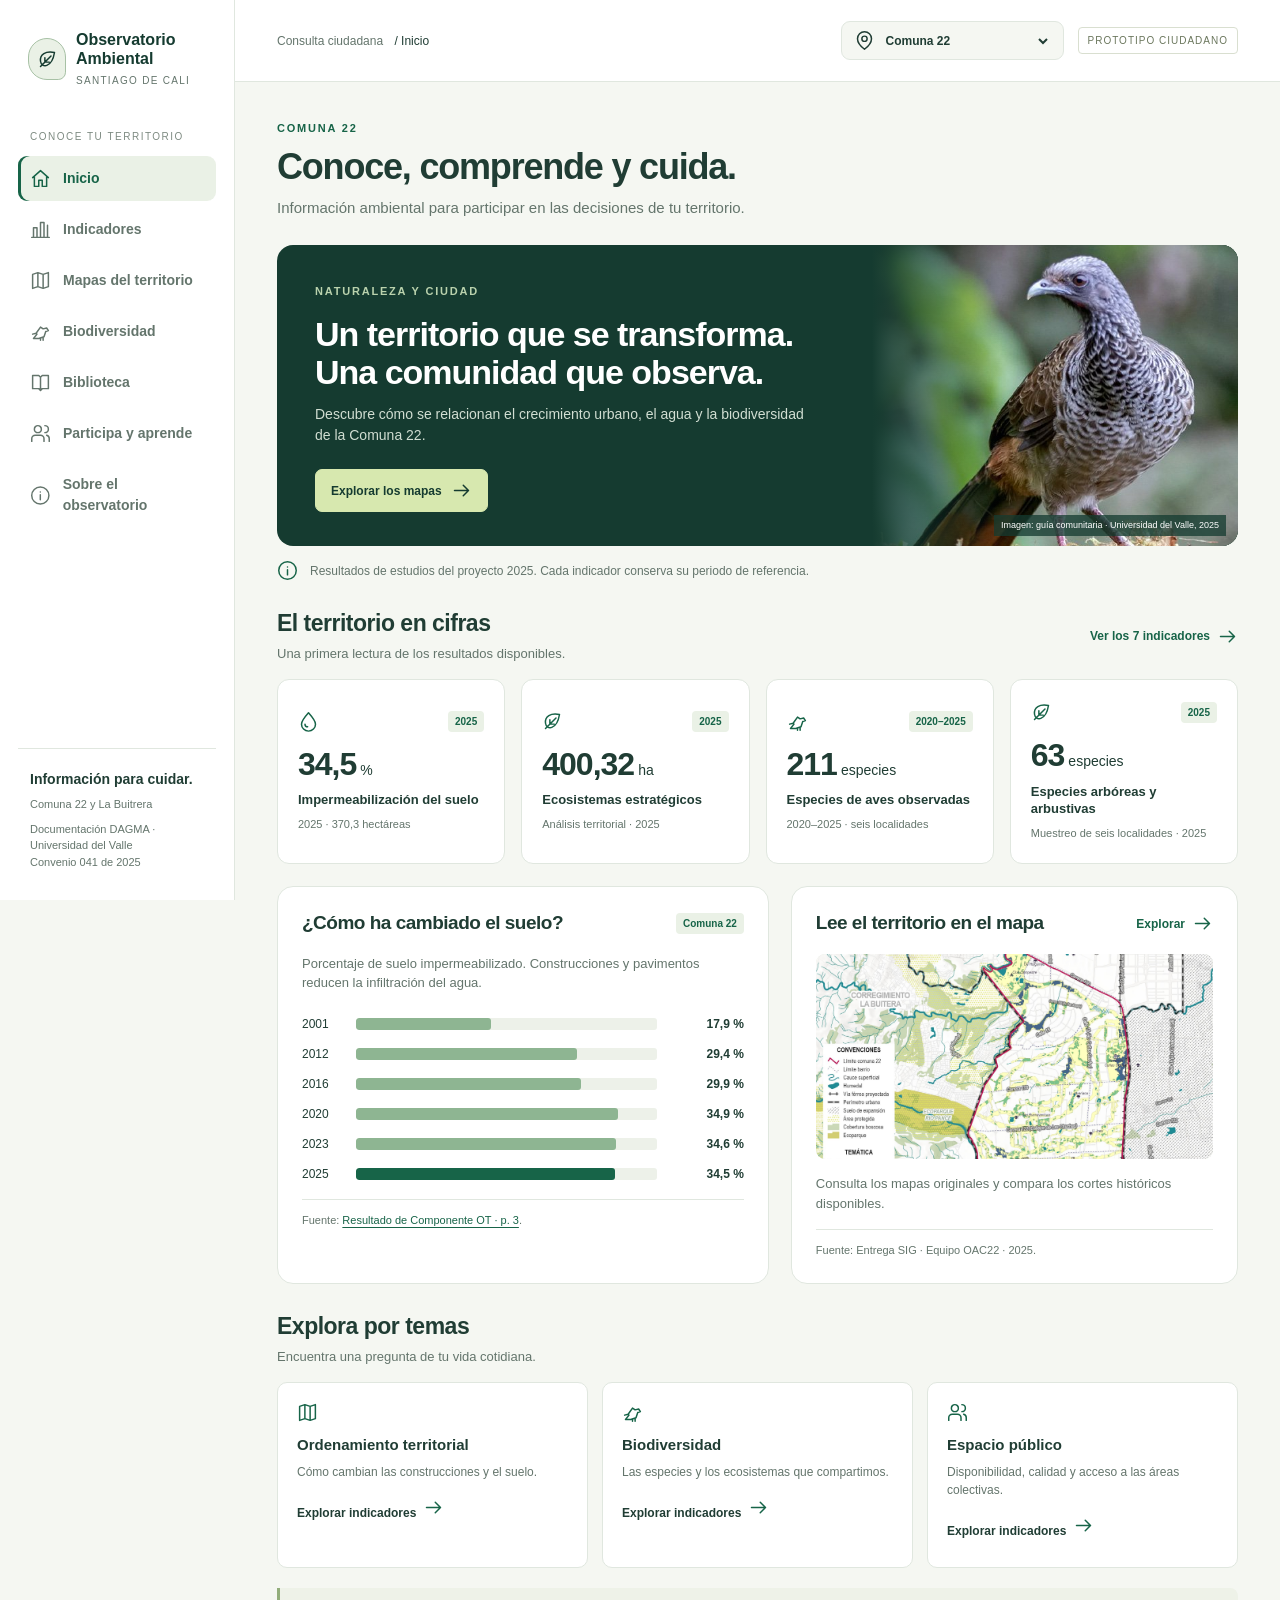
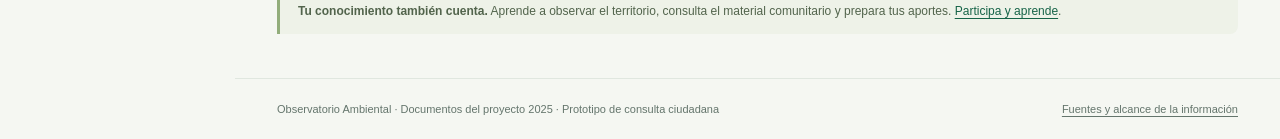
<file: index.html>
<!DOCTYPE html>
<html lang="es"><head><meta charset="UTF-8"><meta name="viewport" content="width=device-width, initial-scale=1"><meta name="theme-color" content="#176448"><meta name="description" content="Consulta ciudadana de información ambiental de la Comuna 22 y el corregimiento La Buitrera. Indicadores, mapas, biodiversidad y documentos del proyecto 2025."><title>Observatorio Ambiental · Consulta ciudadana</title><link rel="stylesheet" href="ciudadania.css"><script defer src="data.js"></script><script defer src="ciudadania.js"></script></head>
<body><a href="#contenido" class="skip">Saltar al contenido</a><div class="menu-shade" id="menu-shade"></div><aside class="sidebar" aria-label="Navegación principal"><a class="brand" href="#inicio"><span class="brandmark" id="brand-icon"></span><span><b>Observatorio<br>Ambiental</b><small>Santiago de Cali</small></span></a><div class="nav-label">Conoce tu territorio</div><nav class="nav" id="navigation"></nav><div class="side-bottom"><strong>Información para cuidar.</strong>Comuna 22 y La Buitrera<span>Documentación DAGMA · Universidad del Valle<br>Convenio 041 de 2025</span></div></aside><div class="shell"><header class="topbar"><button class="mobile-menu" id="menu-toggle" aria-label="Abrir menú" aria-expanded="false"></button><div class="breadcrumb">Consulta ciudadana <span id="breadcrumb">/ Inicio</span></div><div class="toptools"><label class="territory-select"><span id="pin-icon"></span><select id="territory" aria-label="Territorio"><option value="comuna22">Comuna 22</option><option value="buitrera">Corregimiento La Buitrera</option></select></label><span class="prototype">Prototipo ciudadano</span></div></header><main class="main" id="contenido" tabindex="-1"></main><footer class="footer"><span>Observatorio Ambiental · Documentos del proyecto 2025 · Prototipo de consulta ciudadana</span><a href="#acerca">Fuentes y alcance de la información</a></footer></div><dialog id="detail" aria-labelledby="detail-title"><div id="detail-content"></div></dialog></body></html>
</file>
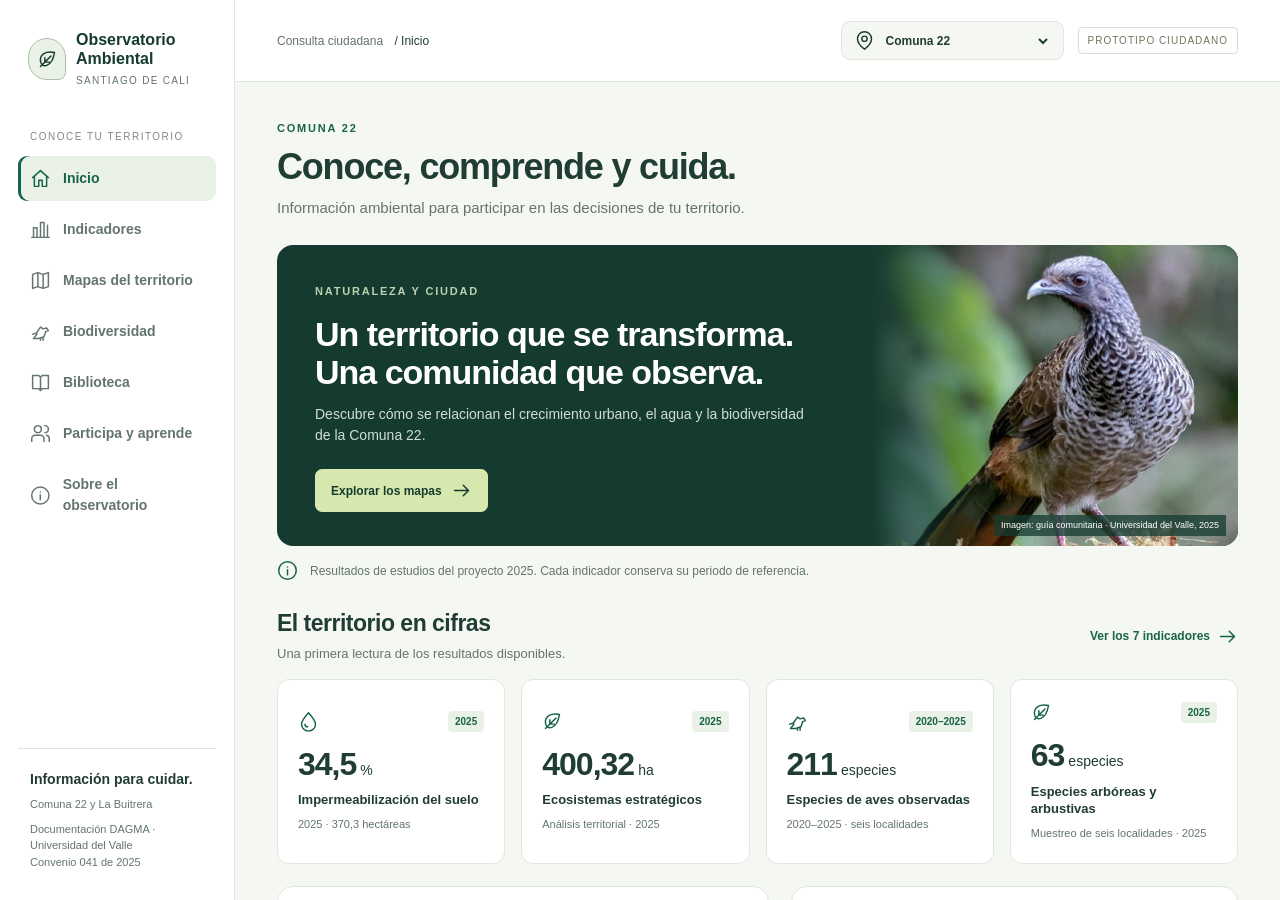
<file: home.html>
<!DOCTYPE html><html lang="es"><head><meta charset="UTF-8"><meta name="viewport" content="width=device-width,initial-scale=1"><meta http-equiv="refresh" content="0;url=index.html"><title>Observatorio Ambiental</title></head><body><a href="index.html">Abrir consulta ciudadana del Observatorio Ambiental</a></body></html>
</file>
<file: ciudadania.css>
@charset "UTF-8";
:root{--green:#176448;--dark:#153b30;--ink:#203d34;--muted:#64756c;--line:#e0e7df;--paper:#f5f7f2;--pale:#eaf1e6;--lime:#d7e8af;font-family:Inter,"Segoe UI",Arial,sans-serif;color:var(--ink);background:var(--paper);font-size:15px;line-height:1.5}*{box-sizing:border-box}body{margin:0}button,input,select,textarea{font:inherit}button{cursor:pointer;color:inherit}a{color:var(--green);text-underline-offset:3px}:focus-visible{outline:3px solid #bf8729;outline-offset:4px}button:disabled{opacity:.4;cursor:default}svg{width:21px;height:21px;fill:none;stroke:currentColor;stroke-width:1.7;stroke-linecap:round;stroke-linejoin:round;vertical-align:middle}h1,h2,h3,p{margin:0}h1{font-size:36px;letter-spacing:-1.2px;line-height:1.15;font-weight:650}h2{font-size:23px;letter-spacing:-.5px;line-height:1.3}h3{font-size:17px;line-height:1.35}small,.small{font-size:12px}.muted{color:var(--muted)}.eyebrow{font-size:11px;font-weight:700;text-transform:uppercase;letter-spacing:1.8px;color:var(--green)}.skip{position:fixed;top:-100px;left:20px;z-index:100;background:white;padding:12px}.skip:focus{top:12px}.sidebar{position:fixed;inset:0 auto 0 0;width:235px;background:white;border-right:1px solid var(--line);padding:30px 18px;display:flex;flex-direction:column;z-index:20}.brand{display:flex;gap:10px;align-items:center;text-decoration:none;color:var(--dark);padding:0 10px 29px}.brandmark{width:38px;height:42px;border:1px solid #a7c1a5;border-radius:22px 22px 9px 22px;display:grid;place-items:center;background:var(--pale)}.brand b{font-size:16px;line-height:1.2;display:block}.brand small{display:block;color:var(--muted);font-size:10px;margin-top:5px;letter-spacing:1.3px;text-transform:uppercase}.nav-label{font-size:10px;letter-spacing:1.5px;color:#7e8b82;padding:12px;text-transform:uppercase}.nav{display:grid;gap:6px}.nav a{display:flex;gap:12px;padding:12px;border-radius:9px;color:var(--muted);text-decoration:none;font-weight:550;font-size:14px;align-items:center}.nav a:hover{background:var(--paper)}.nav a.active{color:var(--green);background:var(--pale);box-shadow:inset 3px 0 var(--green)}.side-bottom{margin-top:auto;border-top:1px solid var(--line);padding:20px 12px 0;font-size:11px;color:var(--muted)}.side-bottom strong{display:block;color:var(--ink);font-size:14px;margin-bottom:6px}.side-bottom span{display:block;margin-top:8px}.shell{margin-left:235px}.topbar{height:82px;padding:0 42px;display:flex;align-items:center;justify-content:space-between;background:white;border-bottom:1px solid var(--line);gap:20px}.breadcrumb{font-size:12px;color:var(--muted)}.breadcrumb span{color:var(--ink);margin-left:8px}.toptools{display:flex;align-items:center;gap:14px}.territory-select{display:flex;gap:7px;align-items:center;background:var(--paper);border:1px solid var(--line);border-radius:9px;padding:8px 12px;font-size:12px}.territory-select select{background:none;border:0;max-width:205px;font-weight:600;color:var(--ink)}.prototype{font-size:10px;letter-spacing:1px;border:1px solid #d9dfd0;padding:5px 9px;border-radius:4px;color:#6b775d;text-transform:uppercase}.mobile-menu{display:none}.main{max-width:1500px;padding:34px 42px 24px;margin:auto;min-height:calc(100vh - 160px)}.pagehead{display:flex;align-items:end;justify-content:space-between;gap:20px;margin-bottom:26px}.pagehead p{margin-top:10px;color:var(--muted);max-width:750px}.pagehead h1{margin-top:7px}.btn{border:1px solid var(--line);background:white;border-radius:7px;padding:10px 15px;display:inline-flex;align-items:center;justify-content:center;gap:9px;text-decoration:none;font-weight:600;font-size:12px;line-height:1.5}.btn.primary{background:var(--green);color:white;border-color:var(--green)}.btn.light{background:var(--lime);border-color:var(--lime);color:var(--dark)}.btn:hover{filter:brightness(.96)}.link{font-size:12px;font-weight:600;text-decoration:none;display:inline-flex;align-items:center;gap:7px}.link:hover{text-decoration:underline}.section-head{display:flex;justify-content:space-between;gap:16px;align-items:center;margin:28px 0 16px}.section-head p{font-size:13px;color:var(--muted);margin-top:5px}.hero{display:grid;grid-template-columns:1.3fr .8fr;background:var(--dark);border-radius:16px;overflow:hidden;color:white;min-height:265px;position:relative}.hero-copy{padding:34px 38px;z-index:1}.hero .eyebrow{color:#bad2ad}.hero h2{font-size:34px;line-height:1.12;margin:13px 0;max-width:580px;letter-spacing:-1px}.hero p{color:#d1ded2;font-size:14px;max-width:500px}.hero .btn{margin-top:23px}.hero-art{position:relative;min-height:250px;background:#294e3b}.hero-art img{width:100%;height:100%;position:absolute;object-fit:cover;object-position:center 30%}.hero-art:after{content:"";position:absolute;inset:0;background:linear-gradient(90deg,var(--dark),transparent 35%)}.hero-credit{position:absolute;bottom:10px;right:12px;font-size:9px;color:white;background:#153b30c0;padding:4px 7px;z-index:2}.intro-strip{display:flex;gap:12px;align-items:center;margin-top:14px;color:var(--muted);font-size:12px}.intro-strip svg{flex-shrink:0;color:var(--green)}.metric-grid{display:grid;grid-template-columns:repeat(4,minmax(0,1fr));gap:16px}.metric{padding:22px 20px;background:white;border:1px solid var(--line);border-radius:12px;text-align:left;width:100%;transition:transform .15s}.metric:hover{transform:translateY(-2px);border-color:#b6c9af}.metric-top{display:flex;justify-content:space-between;align-items:center;margin-bottom:15px;color:var(--green)}.tag{display:inline-flex;background:var(--pale);color:var(--green);border-radius:4px;font-size:10px;padding:3px 7px;font-weight:600}.tag.amber{background:#faf0df;color:#8d6427}.metric .value{font-size:32px;font-weight:650;letter-spacing:-1px;line-height:1.1}.metric .unit{font-size:14px;font-weight:500;margin-left:4px;letter-spacing:0}.metric h3{font-size:13px;margin-top:9px}.metric p{font-size:11px;color:var(--muted);margin-top:7px}.two-col{display:grid;grid-template-columns:1.1fr 1fr;gap:22px;margin-top:22px}.panel{border:1px solid var(--line);border-radius:16px;background:white;padding:24px}.panel .section-head{margin:0 0 18px}.panel p{font-size:13px;color:var(--muted);margin-top:9px}.panel h2{font-size:19px}.chart{display:grid;gap:12px;margin:22px 0 16px}.bar-row{display:grid;grid-template-columns:42px 1fr 75px;gap:12px;align-items:center;font-size:12px}.track{height:12px;background:#edf1e9;border-radius:3px;overflow:hidden}.bar{height:100%;background:#8eb592;border-radius:3px}.bar-row:last-child .bar{background:var(--green)}.bar-row strong{text-align:right;font-weight:550}.source-line{font-size:11px;color:var(--muted);border-top:1px solid var(--line);padding-top:12px;margin-top:16px}.map-preview{height:205px;width:100%;object-fit:cover;object-position:center 35%;background:#e8ede3;border-radius:9px}.topic-grid{display:grid;grid-template-columns:repeat(3,1fr);gap:14px}.topic{background:white;border:1px solid var(--line);border-radius:10px;padding:19px;text-align:left;text-decoration:none;color:var(--ink);display:block}.topic svg{color:var(--green);margin-bottom:12px}.topic h3{font-size:15px}.topic p{color:var(--muted);font-size:12px;margin-top:7px}.topic .link{margin-top:16px}.topic:hover{border-color:#99b798;background:#fcfdf9}.notice{background:#eef2e8;border-left:3px solid #92ad7b;border-radius:0 8px 8px 0;padding:14px 18px;color:#52644c;font-size:12px;margin:20px 0}.notice.amber{background:#fcf4e8;border-color:#bd955d;color:#796239}.notice p{margin-top:5px}.empty{padding:38px 24px;text-align:center;color:var(--muted);border:1px dashed #c4cec1;border-radius:12px;background:white}.empty h3{color:var(--ink);margin-bottom:8px}.empty .btn{margin-top:16px}.filters{display:flex;flex-wrap:wrap;gap:12px;align-items:end;margin-bottom:22px}.field{display:flex;flex-direction:column;gap:7px;font-size:11px;color:var(--muted);font-weight:600}.field input,.field select,.field textarea{border:1px solid #d3ddd1;border-radius:7px;background:white;padding:11px 12px;color:var(--ink);min-height:43px}.field.search{flex:1;min-width:220px}.field select{max-width:280px}.filter-summary{display:flex;justify-content:space-between;gap:14px;margin:12px 0;font-size:12px;color:var(--muted)}.indicator-grid{display:grid;grid-template-columns:repeat(3,minmax(0,1fr));gap:17px}.indicator{display:flex;flex-direction:column;align-items:start;background:white;border:1px solid var(--line);border-radius:12px;padding:22px}.indicator .meta{display:flex;gap:8px;font-size:10px;color:var(--muted);align-items:center;margin-bottom:14px}.indicator h3{font-size:16px}.indicator p{font-size:12px;color:var(--muted);margin:12px 0 17px}.indicator .value{font-size:27px;color:var(--green);font-weight:650;margin-top:12px;letter-spacing:-.8px}.indicator .btn{margin-top:auto}.indicator .period{font-size:11px;color:var(--muted);margin-bottom:18px}.pages{display:flex;align-items:center;justify-content:center;gap:18px;margin:26px 0}.pages span{font-size:12px;color:var(--muted)}.atlas{display:grid;grid-template-columns:245px 1fr;gap:18px;align-items:start}.atlas-aside{padding:20px;background:white;border:1px solid var(--line);border-radius:12px}.atlas-aside .field{margin:14px 0}.atlas-aside select{width:100%;max-width:100%}.atlas-aside p{font-size:12px;color:var(--muted);margin-top:14px}.viewer{background:#e8ede6;border:1px solid #d6e0d2;border-radius:12px;overflow:hidden;position:relative}.map-toolbar{display:flex;align-items:center;justify-content:space-between;background:white;border-bottom:1px solid var(--line);padding:10px 14px;font-size:12px;gap:10px}.map-actions{display:flex;gap:5px}.map-actions button{padding:6px 9px;border:1px solid var(--line);border-radius:5px;background:white;min-width:32px}.map-scroll{height:650px;overflow:auto;position:relative}.map-scroll img{display:block;width:100%;max-width:none;height:auto}.map-caption{background:white;border-top:1px solid var(--line);padding:11px 14px;font-size:11px;color:var(--muted)}.atlas-description{margin-top:16px}.atlas-description h3{font-size:15px}.atlas-description p{font-size:12px;color:var(--muted);margin-top:6px}.library{display:grid;gap:12px}.doc{display:grid;grid-template-columns:48px 1fr auto;align-items:center;gap:18px;padding:20px 22px;border:1px solid var(--line);border-radius:10px;background:white}.doc-icon{display:grid;place-items:center;background:var(--pale);border-radius:9px;width:43px;height:48px;color:var(--green)}.doc h3{font-size:14px}.doc p{font-size:11px;color:var(--muted);margin-top:5px}.doc-actions{display:flex;gap:8px}.table-wrap{overflow:auto;border:1px solid var(--line);border-radius:10px;background:white}table{border-collapse:collapse;width:100%;font-size:12px;text-align:left}th{font-weight:600;background:#edf2e9;color:#52634c;white-space:nowrap}td,th{padding:13px 17px;border-bottom:1px solid var(--line);vertical-align:top}tbody tr:last-child td{border:0}tbody tr:hover{background:#fbfcf8}.tabs{display:flex;gap:8px;margin:22px 0;border-bottom:1px solid var(--line);overflow-x:auto}.tabs button{border:0;border-bottom:3px solid transparent;background:transparent;padding:12px 16px;font-size:13px;color:var(--muted);white-space:nowrap}.tabs button.active{border-color:var(--green);color:var(--green);font-weight:600}.bio-guide{display:grid;grid-template-columns:160px 1fr;gap:25px;align-items:center;background:#eaf0e4;border-radius:12px;padding:24px}.bio-guide img{width:150px;border-radius:5px}.bio-guide p{margin:12px 0 18px;color:var(--muted);font-size:13px}.step-list{display:grid;gap:18px;counter-reset:step}.step{display:flex;gap:16px}.step:before{counter-increment:step;content:counter(step);font-size:14px;border:1px solid #b5c9a4;border-radius:50%;flex:0 0 32px;height:32px;display:grid;place-items:center;color:var(--green)}.step h3{font-size:15px}.step p{font-size:13px;color:var(--muted);margin-top:6px}.noteform{display:grid;gap:14px}.noteform textarea{resize:vertical;min-height:115px}.noteform .field select{max-width:none}.form-message{font-size:12px;color:var(--green)}.notes-list{display:grid;gap:14px}.note-item{border:1px solid var(--line);border-radius:8px;padding:16px;background:white;overflow-wrap:anywhere}.note-item p{font-size:13px;white-space:pre-wrap;margin:8px 0}.note-item small{color:var(--muted)}.note-item .btn{margin-top:8px}.glossary{display:grid;grid-template-columns:repeat(2,1fr);gap:15px;margin:18px 0}.glossary div{padding:20px;background:white;border:1px solid var(--line);border-radius:9px}.glossary dt{font-weight:650;margin-bottom:8px}.glossary dd{margin:0;color:var(--muted);font-size:13px}.footer{padding:22px 42px;border-top:1px solid var(--line);font-size:11px;color:var(--muted);display:flex;justify-content:space-between;gap:18px}.footer a{color:var(--muted)}dialog{width:min(820px,calc(100% - 32px));max-height:90vh;border:1px solid var(--line);border-radius:16px;padding:0;color:var(--ink);box-shadow:0 20px 80px #163a3028}dialog::backdrop{background:#102d2466;backdrop-filter:blur(3px)}.dialog-head{padding:24px 30px;border-bottom:1px solid var(--line);display:flex;justify-content:space-between;gap:20px;align-items:start;background:var(--paper);position:sticky;top:0}.dialog-head h2{margin-top:7px;font-size:23px}.close{border:1px solid var(--line);border-radius:50%;background:white;font-size:24px;width:34px;height:34px;line-height:1;flex-shrink:0}.dialog-body{padding:26px 30px}.dialog-body h3{font-size:15px;margin:22px 0 8px}.dialog-body p{font-size:14px;color:var(--muted)}.dialog-value{font-size:38px;color:var(--green);font-weight:650;letter-spacing:-1px}.detail-grid{display:grid;grid-template-columns:repeat(2,1fr);gap:10px;margin-top:20px}.detail-grid div{background:var(--paper);padding:13px;border-radius:7px;font-size:12px}.detail-grid b{display:block;font-size:10px;color:var(--muted);text-transform:uppercase;letter-spacing:1px;margin-bottom:5px}.dialog-body .btn{margin-top:20px}.menu-shade{display:none}body.menu-open .menu-shade{display:block;position:fixed;inset:0;background:#152c2780;z-index:19}
@media(max-width:1150px){.sidebar{width:205px;padding-inline:12px}.shell{margin-left:205px}.main{padding:28px 25px}.topbar,.footer{padding-inline:25px}.hero-copy{padding:30px}.hero h2{font-size:29px}.metric-grid{gap:10px}.metric{padding:18px 15px}.metric .value{font-size:28px}.indicator-grid{grid-template-columns:repeat(2,1fr)}.atlas{grid-template-columns:210px 1fr}}@media(max-width:900px){.sidebar{transform:translateX(-100%);width:235px;transition:transform .2s}body.menu-open .sidebar{transform:translateX(0)}.shell{margin-left:0}.mobile-menu{display:block;border:0;background:transparent;padding:7px}.topbar{height:72px;gap:10px}.breadcrumb{margin-right:auto}.toptools{gap:8px}.prototype{display:none}.topic-grid{grid-template-columns:repeat(2,1fr)}}@media(max-width:650px){h1{font-size:28px}.main{padding:24px 18px}.topbar{padding:0 12px}.breadcrumb{display:none}.toptools{margin-left:auto}.territory-select{padding:8px}.territory-select select{max-width:200px}.pagehead{align-items:start}.pagehead>.btn{padding:8px;font-size:10px}.hero{grid-template-columns:1fr;min-height:0}.hero-copy{padding:27px 25px}.hero h2{font-size:30px}.hero-art{min-height:155px;max-height:155px;grid-row:1}.hero-art img{object-position:50% 24%}.hero-art:after{background:linear-gradient(0deg,var(--dark),transparent 60%)}.metric-grid{grid-template-columns:repeat(2,minmax(0,1fr));gap:10px}.metric{padding:16px}.metric .value{font-size:29px}.metric-top{margin-bottom:10px}.two-col{grid-template-columns:1fr;gap:16px}.panel{padding:20px}.section-head{align-items:start}.section-head h2{font-size:21px}.section-head .link{font-size:11px;max-width:125px;flex-shrink:0;text-align:right}.topic-grid{gap:10px}.topic{padding:16px}.topic h3{font-size:14px}.indicator-grid{grid-template-columns:1fr}.field.search{min-width:100%;width:100%}.filters>.field:not(.search){flex:1;min-width:135px}.field select{max-width:100%;width:100%}.atlas{grid-template-columns:1fr}.atlas-aside{display:grid;grid-template-columns:1fr 1fr;gap:12px;padding:15px}.atlas-aside h3,.atlas-aside p,.atlas-aside .btn{grid-column:1/-1}.atlas-aside .field{margin:0}.map-scroll{height:480px}.map-toolbar{align-items:start}.map-toolbar>span{max-width:55%;font-size:11px}.doc{grid-template-columns:32px 1fr;gap:12px;padding:17px}.doc-icon{width:30px;height:36px}.doc-actions{grid-column:2;flex-wrap:wrap}.bio-guide{grid-template-columns:95px 1fr;gap:18px;padding:17px}.bio-guide img{width:95px}.bio-guide h2{font-size:19px}.bio-guide p{font-size:12px}.bio-guide .btn{font-size:10px;padding:8px}.glossary,.detail-grid{grid-template-columns:1fr}.dialog-head{padding:20px}.dialog-body{padding:22px}.footer{padding:20px 18px;flex-direction:column;gap:8px}.pagehead p{font-size:13px}.intro-strip{align-items:start}}
@media print{.sidebar,.topbar,.btn,.filters,.footer,.map-actions,.pages,.close,.tabs,.doc-actions{display:none!important}.shell{margin:0}.main{padding:0}.panel,.metric,.indicator,.notice{break-inside:avoid}.hero{background:#eee;color:var(--dark);display:block}.hero p,.hero .eyebrow{color:var(--dark)}.hero-art{display:none}dialog[open]{position:static;width:100%;max-height:none;box-shadow:none}.map-scroll{height:auto;overflow:visible}}
</file>
